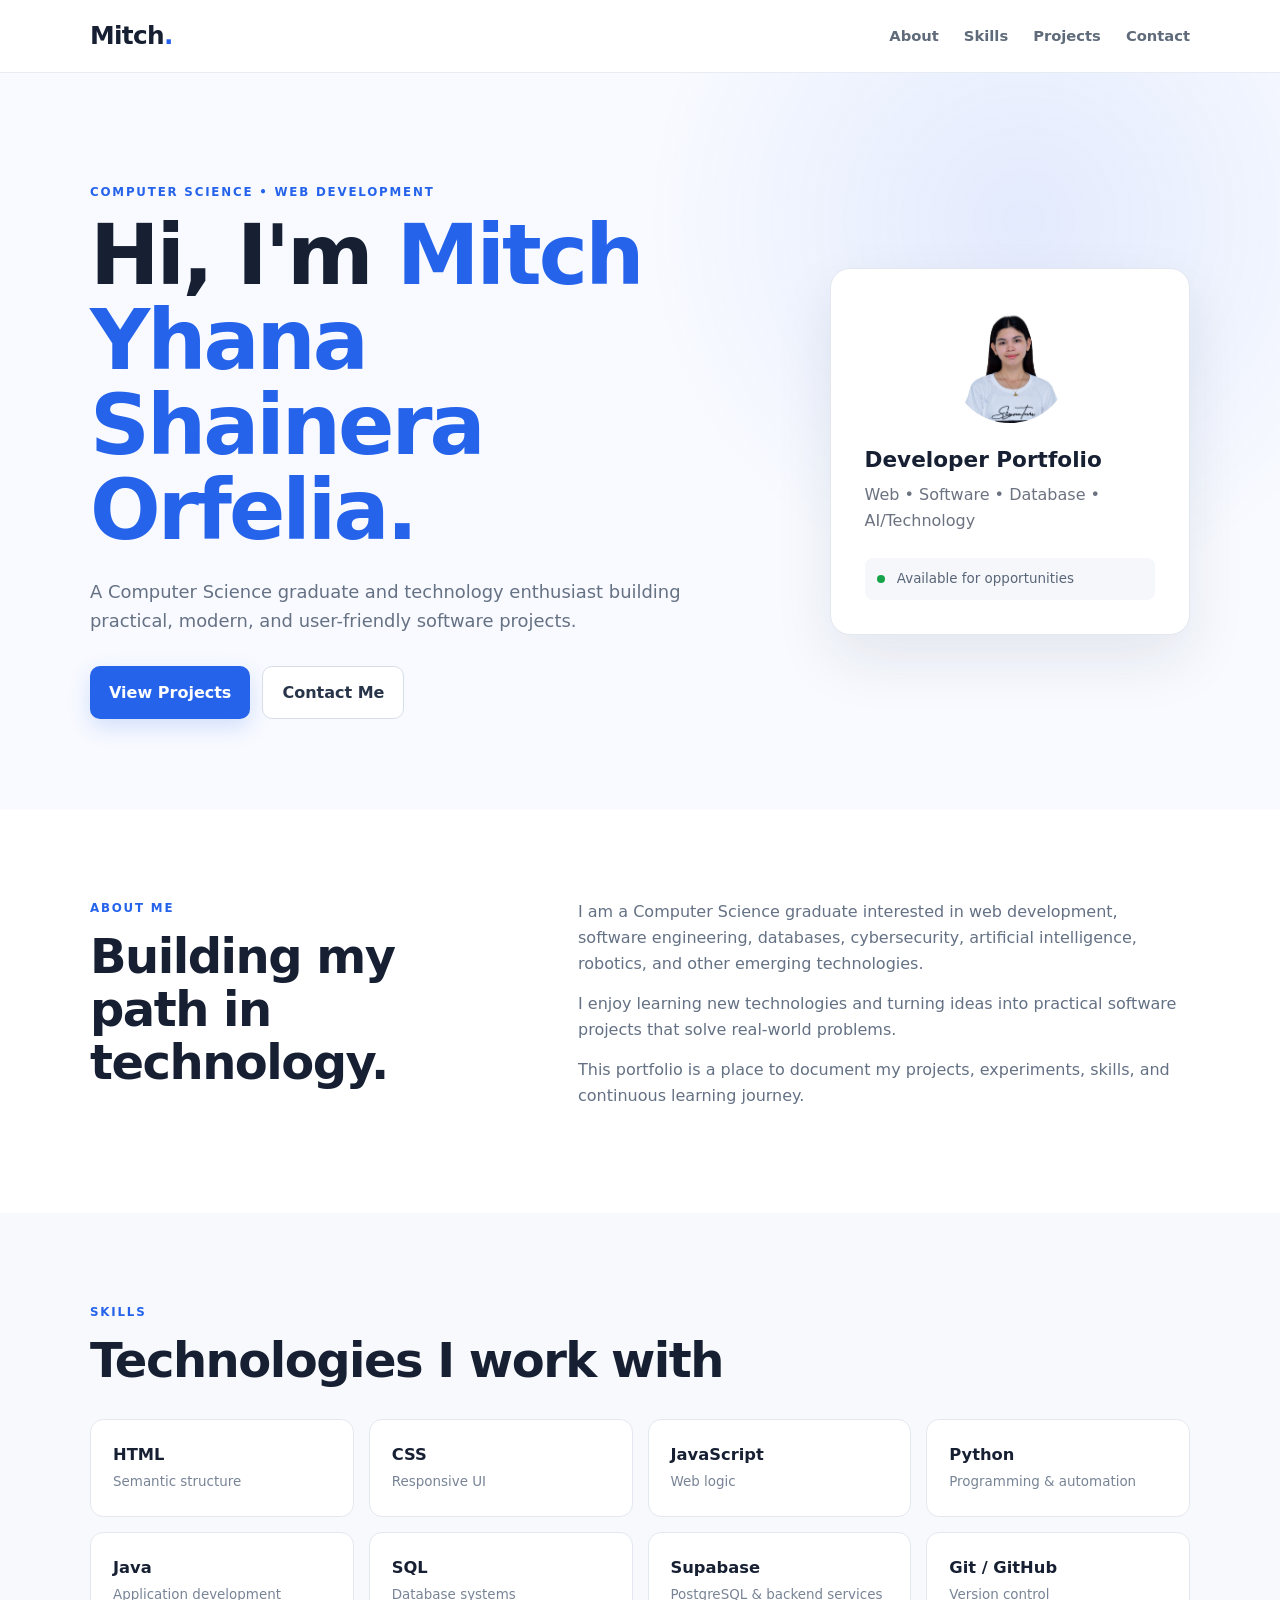
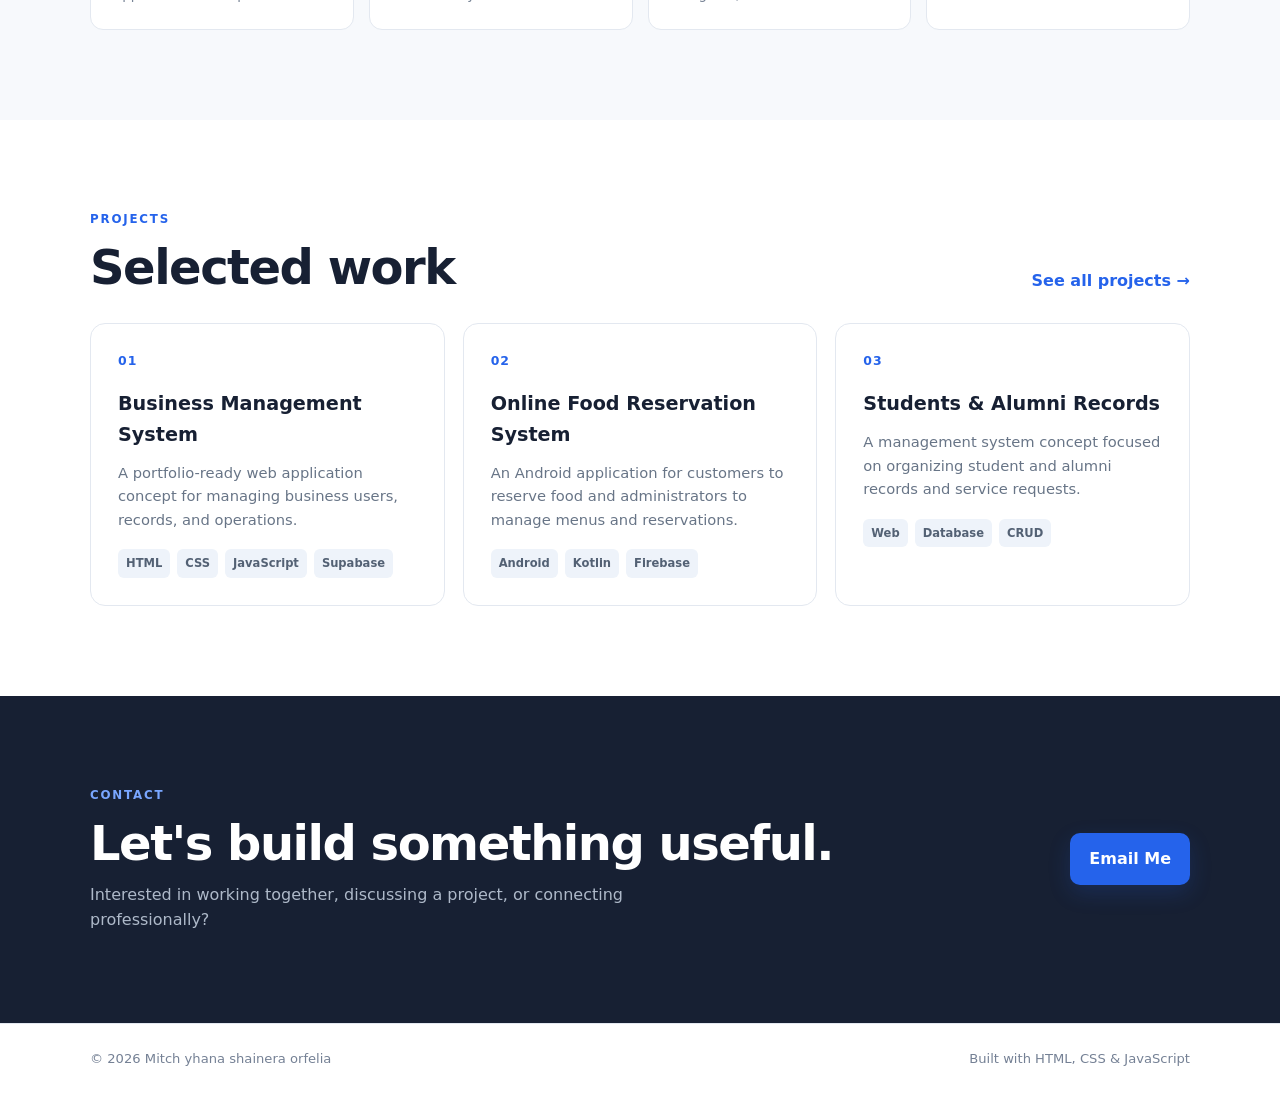
<file: index.html>
<!DOCTYPE html>
<html lang="en">
<head>
  <meta charset="UTF-8">
  <meta name="viewport" content="width=device-width, initial-scale=1.0">

  <meta
    name="description"
    content="Patrick Sarcia — Computer Science graduate, developer, and technology enthusiast."
  >

  <meta name="author" content="Patrick Sarcia">

  <title>Mitch Yhana Shainera Orfelia  | Portfolio</title>

  <link rel="stylesheet" href="style.css">
</head>

<body>

  <!-- ================= HEADER ================= -->
  <header class="site-header">

    <nav class="nav container">

      <a class="brand" href="index.html" aria-label="Mitch Yhana Shainera Orfelia home">
        Mitch<span>.</span>
      </a>

      <!-- Desktop Navigation -->
      <div class="nav-links" id="navLinks">

        <a href="#about">About</a>
        <a href="#skills">Skills</a>
        <a href="#projects">Projects</a>
        <a href="#contact">Contact</a>

      </div>

      <!-- Mobile Menu Button -->
      <button
        class="menu-toggle"
        type="button"
        aria-label="Open navigation menu"
        aria-expanded="false"
        aria-controls="navLinks"
      >
        ☰
      </button>

    </nav>

  </header>

  <main>

    <!-- ================= HERO ================= -->
    <section class="hero">

      <div class="container hero-grid">

        <div class="hero-content">

          <p class="eyebrow">
            COMPUTER SCIENCE • WEB DEVELOPMENT
          </p>

          <h1>
            Hi, I'm <span>Mitch Yhana Shainera Orfelia.</span>
          </h1>

          <p class="hero-text">
            A Computer Science graduate and technology enthusiast building
            practical, modern, and user-friendly software projects.
          </p>

          <div class="hero-actions">

            <a class="btn primary" href="#projects">
              View Projects
            </a>

            <a class="btn outline" href="#contact">
              Contact Me
            </a>

          </div>

        </div>

        <div class="hero-card">

          <div class="avatar">
            <img src="profile.jpg" alt="Mitch yhana shainera orfelia">
          </div>

          <h2>
            Developer Portfolio
          </h2>

          <p>
            Web • Software • Database • AI/Technology
          </p>

          <div class="status">
            <span></span>
            Available for opportunities
          </div>

        </div>

      </div>

    </section>

    <!-- ================= ABOUT ================= -->
    <section id="about" class="section">

      <div class="container two-col">

        <div>

          <p class="eyebrow">
            ABOUT ME
          </p>

          <h2>
            Building my path in technology.
          </h2>

        </div>

        <div class="about-text">

          <p>
            I am a Computer Science graduate interested in web development,
            software engineering, databases, cybersecurity, artificial
            intelligence, robotics, and other emerging technologies.
          </p>

          <p>
            I enjoy learning new technologies and turning ideas into
            practical software projects that solve real-world problems.
          </p>

          <p>
            This portfolio is a place to document my projects, experiments,
            skills, and continuous learning journey.
          </p>

        </div>

      </div>

    </section>

    <!-- ================= SKILLS ================= -->
    <section id="skills" class="section section-muted">

      <div class="container">

        <p class="eyebrow">
          SKILLS
        </p>

        <h2>
          Technologies I work with
        </h2>

        <div class="skill-grid">

          <div class="skill-card">
            <strong>HTML</strong>
            <span>Semantic structure</span>
          </div>

          <div class="skill-card">
            <strong>CSS</strong>
            <span>Responsive UI</span>
          </div>

          <div class="skill-card">
            <strong>JavaScript</strong>
            <span>Web logic</span>
          </div>

          <div class="skill-card">
            <strong>Python</strong>
            <span>Programming & automation</span>
          </div>

          <div class="skill-card">
            <strong>Java</strong>
            <span>Application development</span>
          </div>

          <div class="skill-card">
            <strong>SQL</strong>
            <span>Database systems</span>
          </div>

          <div class="skill-card">
            <strong>Supabase</strong>
            <span>PostgreSQL & backend services</span>
          </div>

          <div class="skill-card">
            <strong>Git / GitHub</strong>
            <span>Version control</span>
          </div>

        </div>

      </div>

    </section>

    <!-- ================= PROJECTS ================= -->
    <section id="projects" class="section">

      <div class="container">

        <div class="section-head">

          <div>

            <p class="eyebrow">
              PROJECTS
            </p>

            <h2>
              Selected work
            </h2>

          </div>

          <a class="text-link" href="projects.html">
            See all projects →
          </a>

        </div>

        <div class="project-grid">

          <!-- Project 01 -->
          <article class="project-card">

            <div class="project-number">
              01
            </div>

            <h3>
              Business Management System
            </h3>

            <p>
              A portfolio-ready web application concept for managing
              business users, records, and operations.
            </p>

            <div class="tags">

              <span>HTML</span>
              <span>CSS</span>
              <span>JavaScript</span>
              <span>Supabase</span>

            </div>

          </article>

          <!-- Project 02 -->
          <article class="project-card">

            <div class="project-number">
              02
            </div>

            <h3>
              Online Food Reservation System
            </h3>

            <p>
              An Android application for customers to reserve food and
              administrators to manage menus and reservations.
            </p>

            <div class="tags">

              <span>Android</span>
              <span>Kotlin</span>
              <span>Firebase</span>

            </div>

          </article>

          <!-- Project 03 -->
          <article class="project-card">

            <div class="project-number">
              03
            </div>

            <h3>
              Students & Alumni Records
            </h3>

            <p>
              A management system concept focused on organizing student
              and alumni records and service requests.
            </p>

            <div class="tags">

              <span>Web</span>
              <span>Database</span>
              <span>CRUD</span>

            </div>

          </article>

        </div>

      </div>

    </section>

    <!-- ================= CONTACT ================= -->
    <section id="contact" class="section contact-section">

      <div class="container contact-card">

        <div>

          <p class="eyebrow">
            CONTACT
          </p>

          <h2>
            Let's build something useful.
          </h2>

          <p>
            Interested in working together, discussing a project,
            or connecting professionally?
          </p>

        </div>

        <a
          class="btn primary"
          href="mailto:omitchyhanashainera@gmail.com"
        >
          Email Me
        </a>

      </div>

    </section>

  </main>

  <!-- ================= FOOTER ================= -->
  <footer class="footer">

    <div class="container footer-inner">

      <span>
        © <span id="year"></span> Mitch yhana shainera orfelia
      </span>

      <span>
        Built with HTML, CSS & JavaScript
      </span>

    </div>

  </footer>

  <script src="script.js"></script>

</body>
</html>
</file>
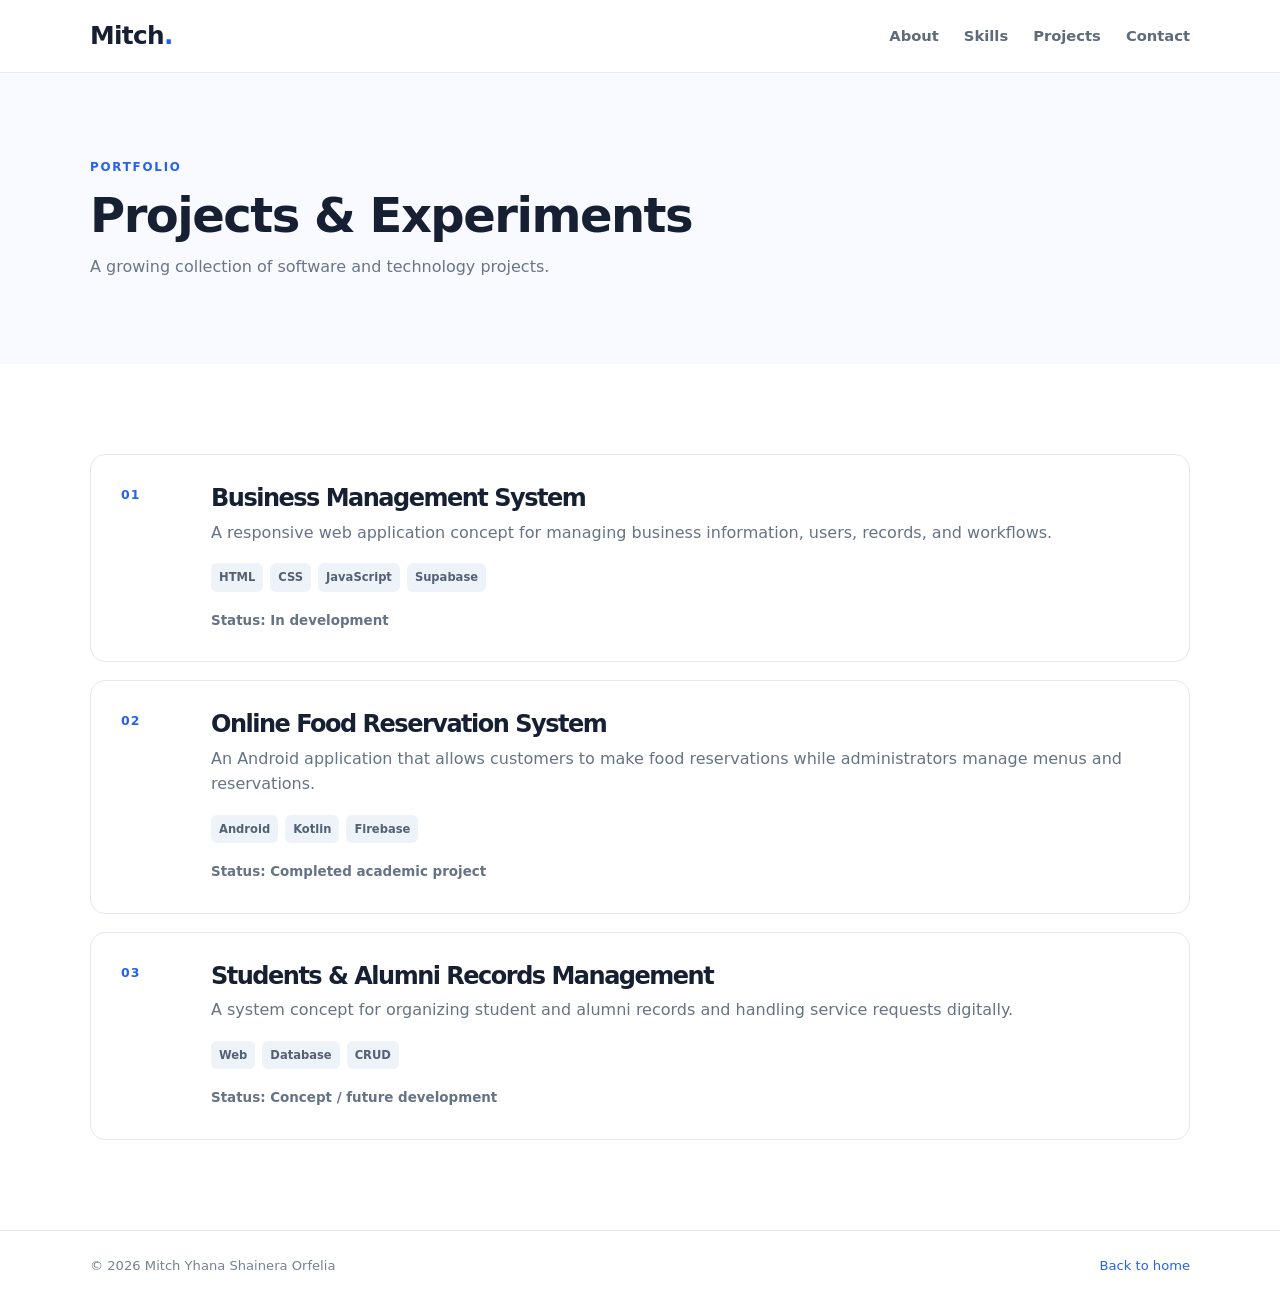
<file: projects.html>
<!DOCTYPE html>
<html lang="en">

<head>

  <meta charset="UTF-8">
  <meta name="viewport" content="width=device-width, initial-scale=1.0">

  <meta
    name="description"
    content="Projects and experiments by Patrick Sarcia, Computer Science graduate and developer."
  >

  <meta name="author" content="Patrick Sarcia">

  <title>Projects | Mitch Yhana Shainera Orfelia</title>

  <link rel="stylesheet" href="style.css">

</head>

<body>

  <!-- ================= HEADER ================= -->
  <header class="site-header">

    <nav class="nav container">

      <a
        class="brand"
        href="index.html"
        aria-label="Patrick Sarcia home"
      >
        Mitch<span>.</span>
      </a>

      <!-- Desktop Navigation -->
      <div class="nav-links" id="navLinks">

        <a href="index.html#about">
          About
        </a>

        <a href="index.html#skills">
          Skills
        </a>

        <a href="index.html#projects">
          Projects
        </a>

        <a href="index.html#contact">
          Contact
        </a>

      </div>

      <!-- Mobile Menu Button -->
      <button
        class="menu-toggle"
        type="button"
        aria-label="Open navigation menu"
        aria-expanded="false"
        aria-controls="navLinks"
      >
        ☰
      </button>

    </nav>

  </header>

  <main>

    <!-- ================= PAGE HERO ================= -->
    <section class="page-hero">

      <div class="container">

        <p class="eyebrow">
          PORTFOLIO
        </p>

        <h1>
          Projects & Experiments
        </h1>

        <p>
          A growing collection of software and technology projects.
        </p>

      </div>

    </section>

    <!-- ================= PROJECT LIST ================= -->
    <section class="section">

      <div class="container project-list">

        <!-- Project 01 -->
        <article class="project-detail">

          <div class="project-number">
            01
          </div>

          <div>

            <h2>
              Business Management System
            </h2>

            <p>
              A responsive web application concept for managing
              business information, users, records, and workflows.
            </p>

            <div class="tags">

              <span>HTML</span>
              <span>CSS</span>
              <span>JavaScript</span>
              <span>Supabase</span>

            </div>

            <p class="project-status">
              Status: In development
            </p>

          </div>

        </article>

        <!-- Project 02 -->
        <article class="project-detail">

          <div class="project-number">
            02
          </div>

          <div>

            <h2>
              Online Food Reservation System
            </h2>

            <p>
              An Android application that allows customers to make
              food reservations while administrators manage menus
              and reservations.
            </p>

            <div class="tags">

              <span>Android</span>
              <span>Kotlin</span>
              <span>Firebase</span>

            </div>

            <p class="project-status">
              Status: Completed academic project
            </p>

          </div>

        </article>

        <!-- Project 03 -->
        <article class="project-detail">

          <div class="project-number">
            03
          </div>

          <div>

            <h2>
              Students & Alumni Records Management
            </h2>

            <p>
              A system concept for organizing student and alumni
              records and handling service requests digitally.
            </p>

            <div class="tags">

              <span>Web</span>
              <span>Database</span>
              <span>CRUD</span>

            </div>

            <p class="project-status">
              Status: Concept / future development
            </p>

          </div>

        </article>

      </div>

    </section>

  </main>

  <!-- ================= FOOTER ================= -->
  <footer class="footer">

    <div class="container footer-inner">

      <span>
        © <span id="year"></span> Mitch Yhana Shainera Orfelia
      </span>

      <a href="index.html">
        Back to home
      </a>

    </div>

  </footer>

  <script src="script.js"></script>

</body>

</html>
</file>
<file: style.css>
/* =========================================================
   RESET
========================================================= */

* {
  margin: 0;
  padding: 0;
  box-sizing: border-box;
}


/* =========================================================
   BASE
========================================================= */

html {
  scroll-behavior: smooth;
  scroll-padding-top: 90px;
}

body {
  font-family:
    Inter,
    ui-sans-serif,
    system-ui,
    -apple-system,
    BlinkMacSystemFont,
    "Segoe UI",
    sans-serif;

  color: #172033;
  background: #ffffff;
  line-height: 1.6;
}

a {
  color: inherit;
}

button,
input,
textarea {
  font: inherit;
}

button {
  cursor: pointer;
}

.container {
  width: min(1100px, 92%);
  margin: 0 auto;
}


/* =========================================================
   HEADER / NAVIGATION
========================================================= */

.site-header {
  background: rgba(255, 255, 255, 0.94);
  backdrop-filter: blur(12px);

  border-bottom: 1px solid #e8ecf2;

  position: sticky;
  top: 0;

  z-index: 100;
}

.nav {
  min-height: 72px;

  display: flex;
  align-items: center;
  justify-content: space-between;

  gap: 20px;

  position: relative;
}

.brand {
  text-decoration: none;

  font-size: 1.55rem;
  font-weight: 800;

  letter-spacing: -0.7px;

  white-space: nowrap;
}

.brand span {
  color: #2563eb;
}


/* Desktop navigation */

.nav-links {
  display: flex;
  align-items: center;

  gap: 25px;
}

.nav-links a {
  text-decoration: none;

  color: #5f6b7a;

  font-size: 0.92rem;
  font-weight: 600;

  transition: color 0.2s ease;
}

.nav-links a:hover {
  color: #2563eb;
}


/* Mobile menu button */

.menu-toggle {
  display: none;

  border: 0;
  background: transparent;

  color: #172033;

  font-size: 1.6rem;

  line-height: 1;

  padding: 8px;

  border-radius: 8px;
}

.menu-toggle:hover {
  background: #f1f5f9;
}


/* =========================================================
   HERO
========================================================= */

.hero {
  padding: 110px 0 90px;

  background:
    radial-gradient(
      circle at 80% 20%,
      rgba(37, 99, 235, 0.10),
      transparent 32%
    ),
    #f8faff;
}

.hero-grid {
  display: grid;

  grid-template-columns: 1.3fr 0.7fr;

  gap: 70px;

  align-items: center;
}

.eyebrow {
  color: #2563eb;

  font-size: 0.74rem;
  font-weight: 800;

  letter-spacing: 1.8px;

  margin-bottom: 12px;
}

.hero h1 {
  font-size: clamp(2.8rem, 7vw, 5.2rem);

  line-height: 1.02;

  letter-spacing: -3px;

  max-width: 800px;
}

.hero h1 span {
  color: #2563eb;
}

.hero-text {
  max-width: 650px;

  color: #657184;

  font-size: 1.12rem;

  margin: 25px 0 30px;
}


/* =========================================================
   BUTTONS
========================================================= */

.hero-actions {
  display: flex;

  gap: 12px;

  flex-wrap: wrap;
}

.btn {
  display: inline-flex;

  justify-content: center;
  align-items: center;

  text-decoration: none;

  border: 0;
  border-radius: 10px;

  padding: 13px 19px;

  font-weight: 750;

  cursor: pointer;

  transition:
    transform 0.2s ease,
    background 0.2s ease,
    box-shadow 0.2s ease;
}

.btn:hover {
  transform: translateY(-2px);
}

.primary {
  background: #2563eb;

  color: #ffffff;

  box-shadow:
    0 8px 22px rgba(37, 99, 235, 0.18);
}

.primary:hover {
  background: #1d4ed8;
}

.outline {
  border: 1px solid #d7deea;

  background: #ffffff;

  color: #273449;
}

.outline:hover {
  background: #f8fafc;
}


/* =========================================================
   HERO CARD
========================================================= */

.hero-card {
  background: #ffffff;

  border: 1px solid #e3e8f0;

  border-radius: 20px;

  padding: 34px;

  box-shadow:
    0 25px 60px rgba(20, 32, 55, 0.09);
}

.avatar {
  width: 120px;
  height: 120px;

  border-radius: 50%;
  overflow: hidden;

  margin: 0 auto 20px;
}

.avatar img {
  width: 100%;
  height: 100%;

  object-fit: cover;

  display: block;
}

.hero-card h2 {
  font-size: 1.35rem;

  margin-bottom: 5px;
}

.hero-card p {
  color: #6b7280;
}

.status {
  margin-top: 25px;

  padding: 10px 12px;

  border-radius: 8px;

  background: #f5f7fa;

  color: #596578;

  font-size: 0.84rem;
}

.status span {
  display: inline-block;

  width: 8px;
  height: 8px;

  border-radius: 50%;

  background: #16a34a;

  margin-right: 8px;
}


/* =========================================================
   SECTIONS
========================================================= */

.section {
  padding: 90px 0;
}

.section-muted {
  background: #f7f9fc;
}

.section h2,
.page-hero h1 {
  font-size: clamp(2rem, 4vw, 3rem);

  line-height: 1.1;

  letter-spacing: -1.5px;
}


/* =========================================================
   ABOUT
========================================================= */

.two-col {
  display: grid;

  grid-template-columns: 0.8fr 1.2fr;

  gap: 80px;
}

.about-text p {
  color: #647184;

  margin-bottom: 15px;
}


/* =========================================================
   SKILLS
========================================================= */

.skill-grid {
  display: grid;

  grid-template-columns: repeat(4, 1fr);

  gap: 15px;

  margin-top: 32px;
}

.skill-card {
  padding: 22px;

  background: #ffffff;

  border: 1px solid #e3e8f0;

  border-radius: 13px;

  transition:
    transform 0.2s ease,
    box-shadow 0.2s ease;
}

.skill-card:hover {
  transform: translateY(-3px);

  box-shadow:
    0 12px 25px rgba(20, 32, 55, 0.07);
}

.skill-card strong {
  display: block;

  font-size: 1.02rem;
}

.skill-card span {
  color: #788496;

  font-size: 0.84rem;
}


/* =========================================================
   PROJECTS
========================================================= */

.section-head {
  display: flex;

  justify-content: space-between;
  align-items: end;

  gap: 25px;

  margin-bottom: 30px;
}

.text-link {
  color: #2563eb;

  text-decoration: none;

  font-weight: 700;

  white-space: nowrap;
}

.text-link:hover {
  text-decoration: underline;
}

.project-grid {
  display: grid;

  grid-template-columns: repeat(3, 1fr);

  gap: 18px;
}

.project-card {
  border: 1px solid #e3e8f0;

  border-radius: 15px;

  padding: 27px;

  background: #ffffff;

  transition:
    transform 0.2s ease,
    box-shadow 0.2s ease;
}

.project-card:hover {
  transform: translateY(-4px);

  box-shadow:
    0 18px 35px rgba(20, 32, 55, 0.08);
}

.project-number {
  color: #2563eb;

  font-weight: 800;

  font-size: 0.78rem;

  letter-spacing: 1px;

  margin-bottom: 18px;
}

.project-card h3 {
  font-size: 1.2rem;

  margin-bottom: 10px;
}

.project-card p {
  color: #687587;

  font-size: 0.92rem;
}


/* =========================================================
   TAGS
========================================================= */

.tags {
  display: flex;

  flex-wrap: wrap;

  gap: 7px;

  margin-top: 18px;
}

.tags span {
  font-size: 0.72rem;

  padding: 5px 8px;

  background: #eef3fa;

  border-radius: 6px;

  color: #536174;

  font-weight: 700;
}


/* =========================================================
   CONTACT
========================================================= */

.contact-section {
  background: #172033;

  color: #ffffff;
}

.contact-card {
  display: flex;

  justify-content: space-between;
  align-items: center;

  gap: 30px;
}

.contact-card p:not(.eyebrow) {
  color: #aeb9c9;

  margin-top: 12px;

  max-width: 650px;
}

.contact-section .eyebrow {
  color: #79a6ff;
}


/* =========================================================
   FOOTER
========================================================= */

.footer {
  border-top: 1px solid #e3e8f0;

  padding: 24px 0;

  color: #758195;

  font-size: 0.82rem;
}

.footer-inner {
  display: flex;

  justify-content: space-between;

  gap: 20px;
}

.footer a {
  color: #2563eb;

  text-decoration: none;
}

.footer a:hover {
  text-decoration: underline;
}


/* =========================================================
   PROJECTS PAGE
========================================================= */

.page-hero {
  padding: 85px 0;

  background: #f8faff;
}

.page-hero p:last-child {
  color: #697688;

  margin-top: 12px;
}

.project-list {
  display: grid;

  gap: 18px;
}

.project-detail {
  display: grid;

  grid-template-columns: 70px 1fr;

  gap: 20px;

  padding: 30px;

  border: 1px solid #e3e8f0;

  border-radius: 15px;

  background: #ffffff;
}

.project-detail h2 {
  font-size: 1.5rem;

  margin-bottom: 8px;
}

.project-detail p {
  color: #667386;
}

.project-status {
  font-size: 0.84rem;

  margin-top: 18px;

  font-weight: 700;
}


/* =========================================================
   FOCUS ACCESSIBILITY
========================================================= */

button:focus-visible,
a:focus-visible {
  outline: 3px solid rgba(37, 99, 235, 0.25);

  outline-offset: 3px;
}


/* =========================================================
   TABLET
========================================================= */

@media (max-width: 900px) {

  .hero-grid {
    grid-template-columns: 1fr;

    gap: 45px;
  }

  .hero-card {
    max-width: 600px;
  }

  .two-col {
    grid-template-columns: 1fr;

    gap: 40px;
  }

  .skill-grid {
    grid-template-columns: repeat(2, 1fr);
  }

  .project-grid {
    grid-template-columns: repeat(2, 1fr);
  }

}


/* =========================================================
   MOBILE NAVIGATION
========================================================= */

@media (max-width: 800px) {

  .nav {
    min-height: 68px;
  }

  .menu-toggle {
    display: block;
  }

  .nav-links {
    display: none;

    position: absolute;

    top: 68px;

    left: 0;
    right: 0;

    flex-direction: column;

    align-items: stretch;

    gap: 0;

    background: #ffffff;

    border-bottom: 1px solid #e5e7eb;

    box-shadow:
      0 12px 25px rgba(15, 23, 42, 0.08);

    padding: 10px 4%;
  }

  .nav-links.open {
    display: flex;
  }

  .nav-links a {
    padding: 14px 0;

    border-bottom: 1px solid #f1f5f9;
  }

  .nav-links a:last-child {
    border-bottom: 0;
  }

  .contact-card {
    flex-direction: column;

    align-items: flex-start;
  }

  .section-head {
    align-items: flex-start;

    flex-direction: column;
  }

}


/* =========================================================
   SMALL TABLETS / LARGE PHONES
========================================================= */

@media (max-width: 650px) {

  .hero {
    padding: 80px 0 65px;
  }

  .hero h1 {
    letter-spacing: -2px;
  }

  .hero-card {
    padding: 28px;
  }

  .section {
    padding: 70px 0;
  }

  .project-grid {
    grid-template-columns: 1fr;
  }

  .project-detail {
    grid-template-columns: 1fr;

    gap: 5px;
  }

}


/* =========================================================
   SMALL PHONES
========================================================= */

@media (max-width: 520px) {

  .container {
    width: min(92%, 1100px);
  }

  .hero {
    padding: 70px 0 55px;
  }

  .hero h1 {
    font-size: clamp(2.5rem, 13vw, 3.5rem);

    letter-spacing: -2px;
  }

  .hero-text {
    font-size: 1rem;
  }

  .hero-actions {
    flex-direction: column;

    align-items: stretch;
  }

  .btn {
    width: 100%;
  }

  .skill-grid {
    grid-template-columns: 1fr;
  }

  .section {
    padding: 60px 0;
  }

  .section h2,
  .page-hero h1 {
    font-size: 2rem;
  }

  .project-card {
    padding: 23px;
  }

  .project-detail {
    padding: 23px;
  }

  .footer-inner {
    flex-direction: column;

    align-items: flex-start;
  }

  .page-hero {
    padding: 65px 0;
  }

}


/* =========================================================
   VERY SMALL PHONES
========================================================= */

@media (max-width: 360px) {

  .brand {
    font-size: 1.35rem;
  }

  .hero h1 {
    font-size: 2.35rem;
  }

  .hero-card {
    padding: 23px;
  }

  .avatar {
    width: 75px;
    height: 75px;
  }

}
</file>
